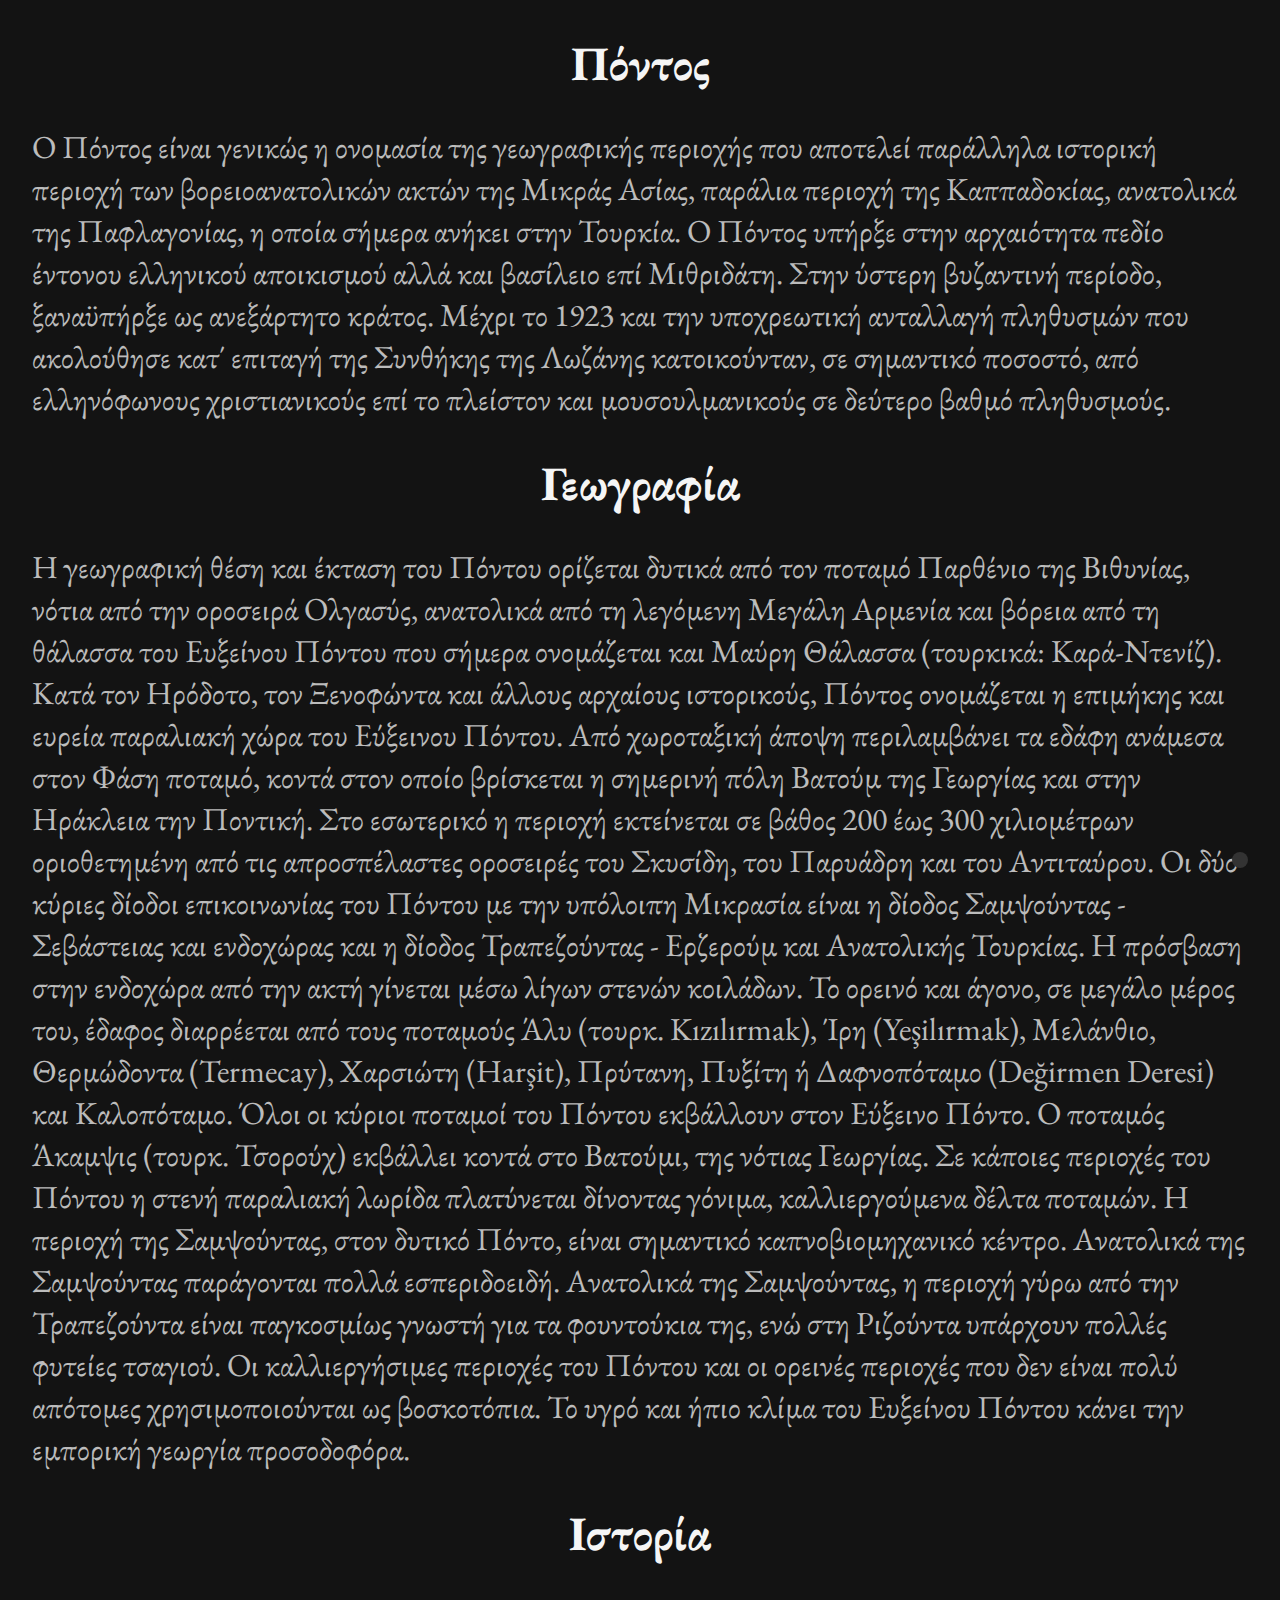
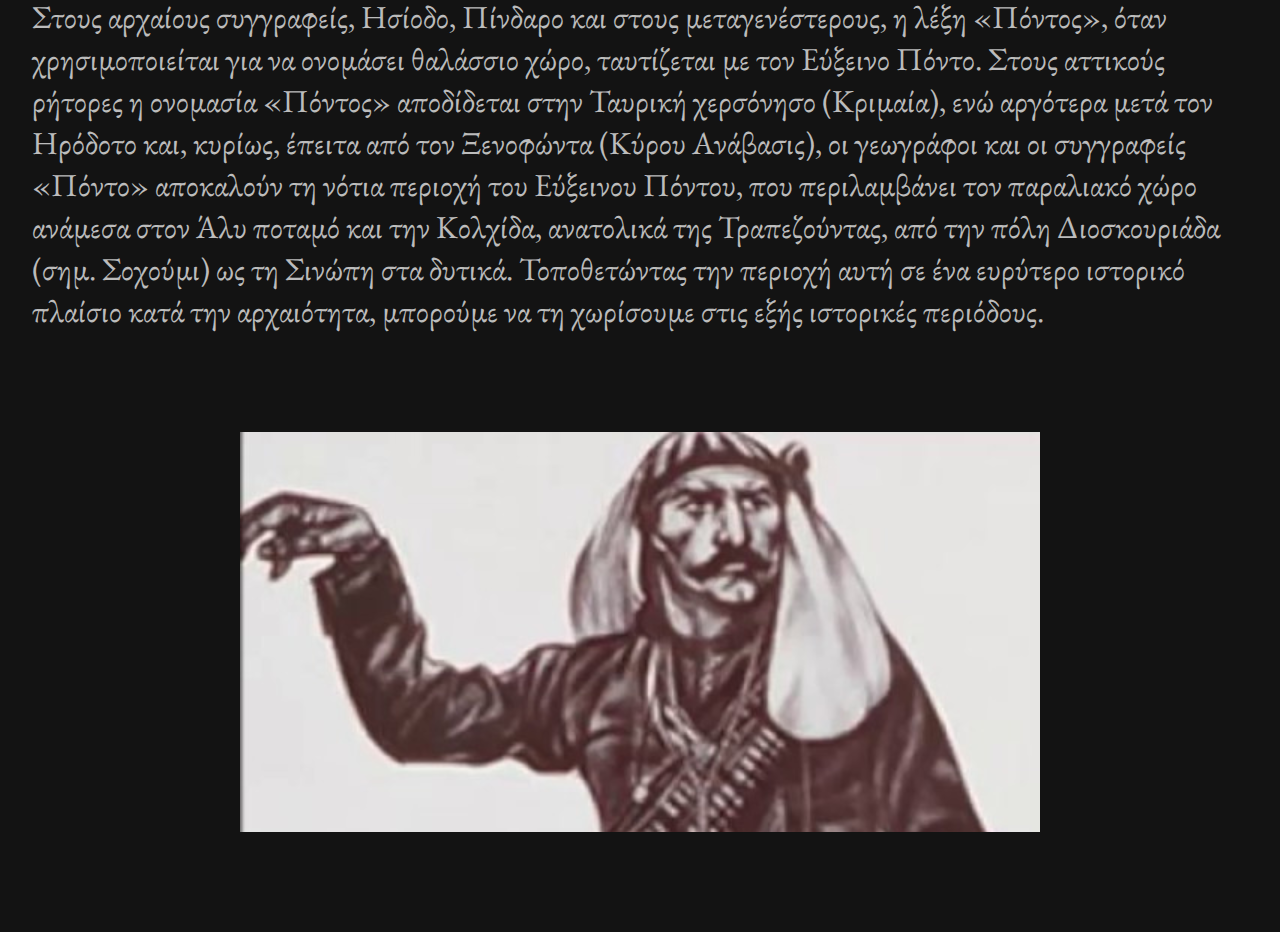
<file: pontos.html>
<!DOCTYPE html>
<html lang="en">
<head>
    <link type="text/css" rel="stylesheet" href="https://cdnjs.cloudflare.com/ajax/libs/font-awesome/6.4.2/css/all.min.css" integrity="sha512-z3gLpd7yknf1YoNbCzqRKc4qyor8gaKU1qmn+CShxbuBusANI9QpRohGBreCFkKxLhei6S9CQXFEbbKuqLg0DA==" crossorigin="anonymous" referrerpolicy="no-referrer" />
    <link type="text/css rel="preconnect" href="https://fonts.googleapis.com">
<link type="text/css" rel="preconnect" href="https://fonts.gstatic.com" crossorigin>
<link type="text/css" href="https://fonts.googleapis.com/css2?family=EB+Garamond:ital,wght@0,700;0,800;1,400;1,800&display=swap" rel="stylesheet">
    <link type="text/css" rel="preconnect" href="https://fonts.googleapis.com">
<link type="text/css"  rel="preconnect" href="https://fonts.gstatic.com" crossorigin>
<link type="text/css" href="https://fonts.googleapis.com/css2?family=EB+Garamond:ital@1&display=swap" rel="stylesheet"> 
    <meta charset="UTF-8">
    <meta name="viewport" content="width=device-width, initial-scale=1.0">
    <title>Pontos</title>
    <link rel="stylesheet" type="text/css" href="style.css">
    <link rel="shortcut icon" type="image/x-icon" href="icon.jpg"/>
</head>
<body>
    
    <main>
        <h2 id="top" class="header">Πόντος</h2>
        <p class="paragraph">Ο Πόντος είναι γενικώς η ονομασία της γεωγραφικής περιοχής που αποτελεί παράλληλα ιστορική περιοχή των βορειοανατολικών ακτών της Μικράς Ασίας, παράλια περιοχή της Καππαδοκίας, ανατολικά της Παφλαγονίας, η οποία σήμερα ανήκει στην Τουρκία.

            Ο Πόντος υπήρξε στην αρχαιότητα πεδίο έντονου ελληνικού αποικισμού αλλά και βασίλειο επί Μιθριδάτη. Στην ύστερη βυζαντινή περίοδο, ξαναϋπήρξε ως ανεξάρτητο κράτος. Μέχρι το 1923 και την υποχρεωτική ανταλλαγή πληθυσμών που ακολούθησε κατ΄ επιταγή της Συνθήκης της Λωζάνης κατοικούνταν, σε σημαντικό ποσοστό, από ελληνόφωνους χριστιανικούς επί το πλείστον και μουσουλμανικούς σε δεύτερο βαθμό πληθυσμούς. 
        </p>
        <h3 class="header">Γεωγραφία</h3>
        <p class="paragraph">Η γεωγραφική θέση και έκταση του Πόντου ορίζεται δυτικά από τον ποταμό Παρθένιο της Βιθυνίας, νότια από την οροσειρά Ολγασύς, ανατολικά από τη λεγόμενη Μεγάλη Αρμενία και βόρεια από τη θάλασσα του Ευξείνου Πόντου που σήμερα ονομάζεται και Μαύρη Θάλασσα (τουρκικά: Καρά-Ντενίζ). Κατά τον Ηρόδοτο, τον Ξενοφώντα και άλλους αρχαίους ιστορικούς, Πόντος ονομάζεται η επιμήκης και ευρεία παραλιακή χώρα του Εύξεινου Πόντου. Από χωροταξική άποψη περιλαμβάνει τα εδάφη ανάμεσα στον Φάση ποταμό, κοντά στον οποίο βρίσκεται η σημερινή πόλη Βατούμ της Γεωργίας και στην Ηράκλεια την Ποντική. Στο εσωτερικό η περιοχή εκτείνεται σε βάθος 200 έως 300 χιλιομέτρων οριοθετημένη από τις απροσπέλαστες οροσειρές του Σκυσίδη, του Παρυάδρη και του Αντιταύρου. Οι δύο κύριες δίοδοι επικοινωνίας του Πόντου με την υπόλοιπη Μικρασία είναι η δίοδος Σαμψούντας - Σεβάστειας και ενδοχώρας και η δίοδος Τραπεζούντας - Ερζερούμ και Ανατολικής Τουρκίας. Η πρόσβαση στην ενδοχώρα από την ακτή γίνεται μέσω λίγων στενών κοιλάδων. Το ορεινό και άγονο, σε μεγάλο μέρος του, έδαφος διαρρέεται από τους ποταμούς Άλυ (τουρκ. Kızılırmak), Ίρη (Yeşilırmak), Μελάνθιο, Θερμώδοντα (Termecay), Χαρσιώτη (Harşit), Πρύτανη, Πυξίτη ή Δαφνοπόταμο (Değirmen Deresi) και Καλοπόταμο. Όλοι οι κύριοι ποταμοί του Πόντου εκβάλλουν στον Εύξεινο Πόντο. Ο ποταμός Άκαμψις (τουρκ. Τσορούχ) εκβάλλει κοντά στο Βατούμι, της νότιας Γεωργίας.

            Σε κάποιες περιοχές του Πόντου η στενή παραλιακή λωρίδα πλατύνεται δίνοντας γόνιμα, καλλιεργούμενα δέλτα ποταμών. Η περιοχή της Σαμψούντας, στον δυτικό Πόντο, είναι σημαντικό καπνοβιομηχανικό κέντρο. Ανατολικά της Σαμψούντας παράγονται πολλά εσπεριδοειδή. Ανατολικά της Σαμψούντας, η περιοχή γύρω από την Τραπεζούντα είναι παγκοσμίως γνωστή για τα φουντούκια της, ενώ στη Ριζούντα υπάρχουν πολλές φυτείες τσαγιού. Οι καλλιεργήσιμες περιοχές του Πόντου και οι ορεινές περιοχές που δεν είναι πολύ απότομες χρησιμοποιούνται ως βοσκοτόπια. Το υγρό και ήπιο κλίμα του Ευξείνου Πόντου κάνει την εμπορική γεωργία προσοδοφόρα. 
        </p>
        <h3 class="header">Ιστορία</h3>
        <p class="paragraph">Στους αρχαίους συγγραφείς, Ησίοδο, Πίνδαρο και στους μεταγενέστερους, η λέξη «Πόντος», όταν χρησιμοποιείται για να ονομάσει θαλάσσιο χώρο, ταυτίζεται με τον Εύξεινο Πόντο. Στους αττικούς ρήτορες η ονομασία «Πόντος» αποδίδεται στην Ταυρική χερσόνησο (Κριμαία), ενώ αργότερα μετά τον Ηρόδοτο και, κυρίως, έπειτα από τον Ξενοφώντα (Κύρου Ανάβασις), οι γεωγράφοι και οι συγγραφείς «Πόντο» αποκαλούν τη νότια περιοχή του Εύξεινου Πόντου, που περιλαμβάνει τον παραλιακό χώρο ανάμεσα στον Άλυ ποταμό και την Κολχίδα, ανατολικά της Τραπεζούντας, από την πόλη Διοσκουριάδα (σημ. Σοχούμι) ως τη Σινώπη στα δυτικά. Τοποθετώντας την περιοχή αυτή σε ένα ευρύτερο ιστορικό πλαίσιο κατά την αρχαιότητα, μπορούμε να τη χωρίσουμε στις εξής ιστορικές περιόδους. 

        </p>
        <div class="slider">


            
        </div>

    </main>
    <footer>
        
        <a href="#top" class="back-to-top">
            <span>
                <i  class="fa-solid fa-arrow-up"></i>
            </span>
        </a>
        
    </footer>
    
</body>
</html>
</file>
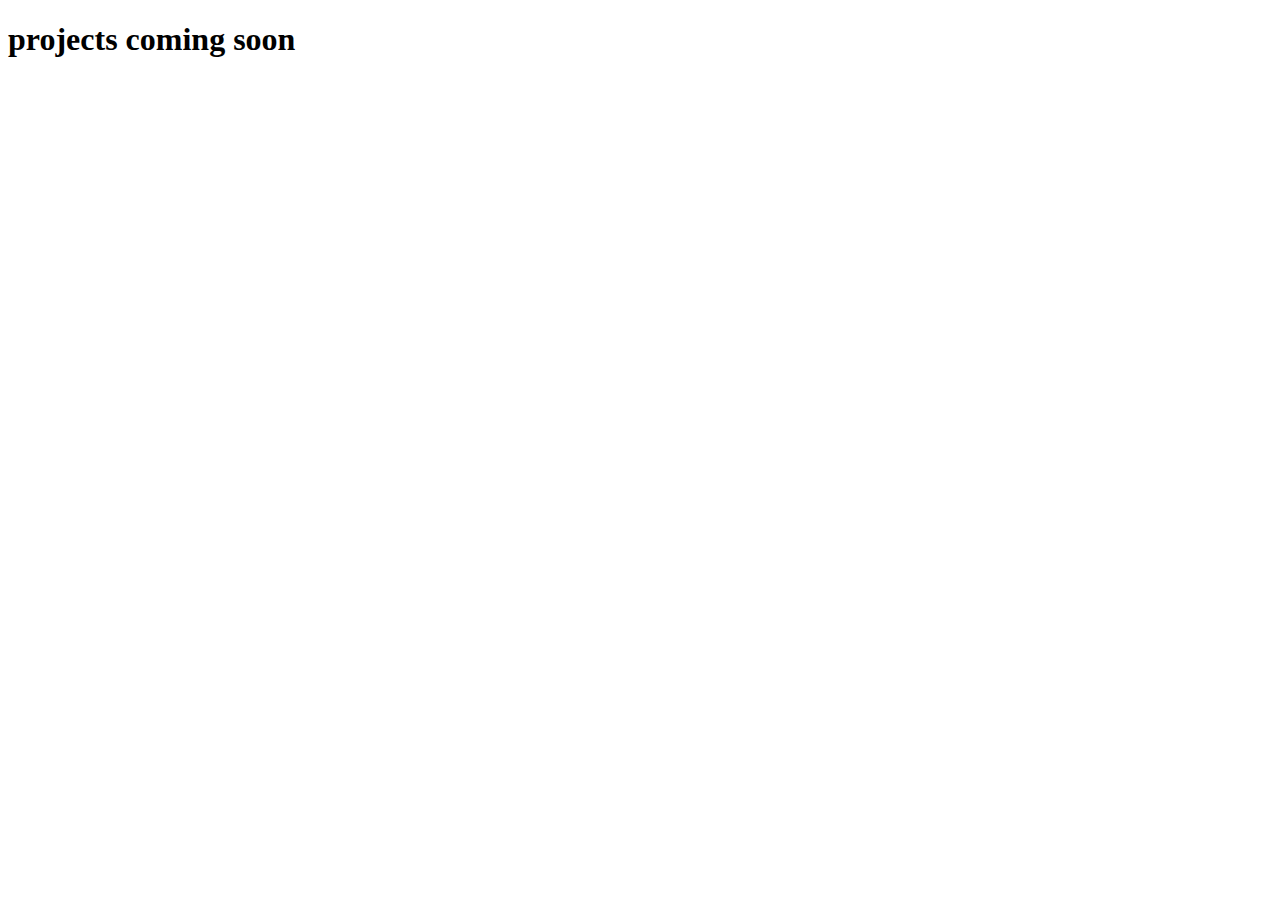
<file: projects.html>
<!DOCTYPE html>
<html lang="en">
<head>
    <meta charset="UTF-8">
    <meta http-equiv="X-UA-Compatible" content="IE=edge">
    <meta name="viewport" content="width=device-width, initial-scale=1.0">
    <title>projects</title>
</head>
<body>
    <h1>projects coming soon</h1>
</body>
</html>
</file>
<file: style.css>
html {
    scroll-behavior: smooth;
}

body{
    background-color:#131313;
    margin:0;
    padding:0;
}

.header {
    text-align: center;
    margin-top:2rem;
    margin-bottom: 2rem;
    font-size:3rem;
    color:#f5f5f5;
    font-family: 'EB Garamond', serif;
}

.paragraph {
    margin-right: 2rem;
    margin-left:2rem;
    font-size:2rem;
    color:hsla(0, 0%, 100%, 0.719);
    font-family: 'EB Garamond', serif;
}

.back-to-top {
    position: fixed;
    bottom:2rem;
    right:2rem;
    display:inline-flex;
    align-items: center;
    justify-content: center;
    background-color:#333333;
    border-radius:2rem;
    padding:0.5rem;
    text-decoration: none;
    transition:0.2s ease-out;
    
}

.back-to-top span{
    color:#f5f5f5 ;
    font-size:2rem;
    transition: 0.2s ease-out;
}

.back-to-top:hover {
background-color:#333333;
}

.back-to-top:hover span {
    transform: translateY(-4px)
}

.slider {
height: 400px;
width: 800px;
background: url(pontos1.png);
margin:100px auto;
animation:slide 20s infinite;
}

@keyframes slide {
25%{
    background: url(pontos1.png);
}


50%{
    background: url(pontos2.png);
}


75%{
    background: url(pontos3.png);
}


100%{
    background: url(download.jpg);
}
}
</file>
